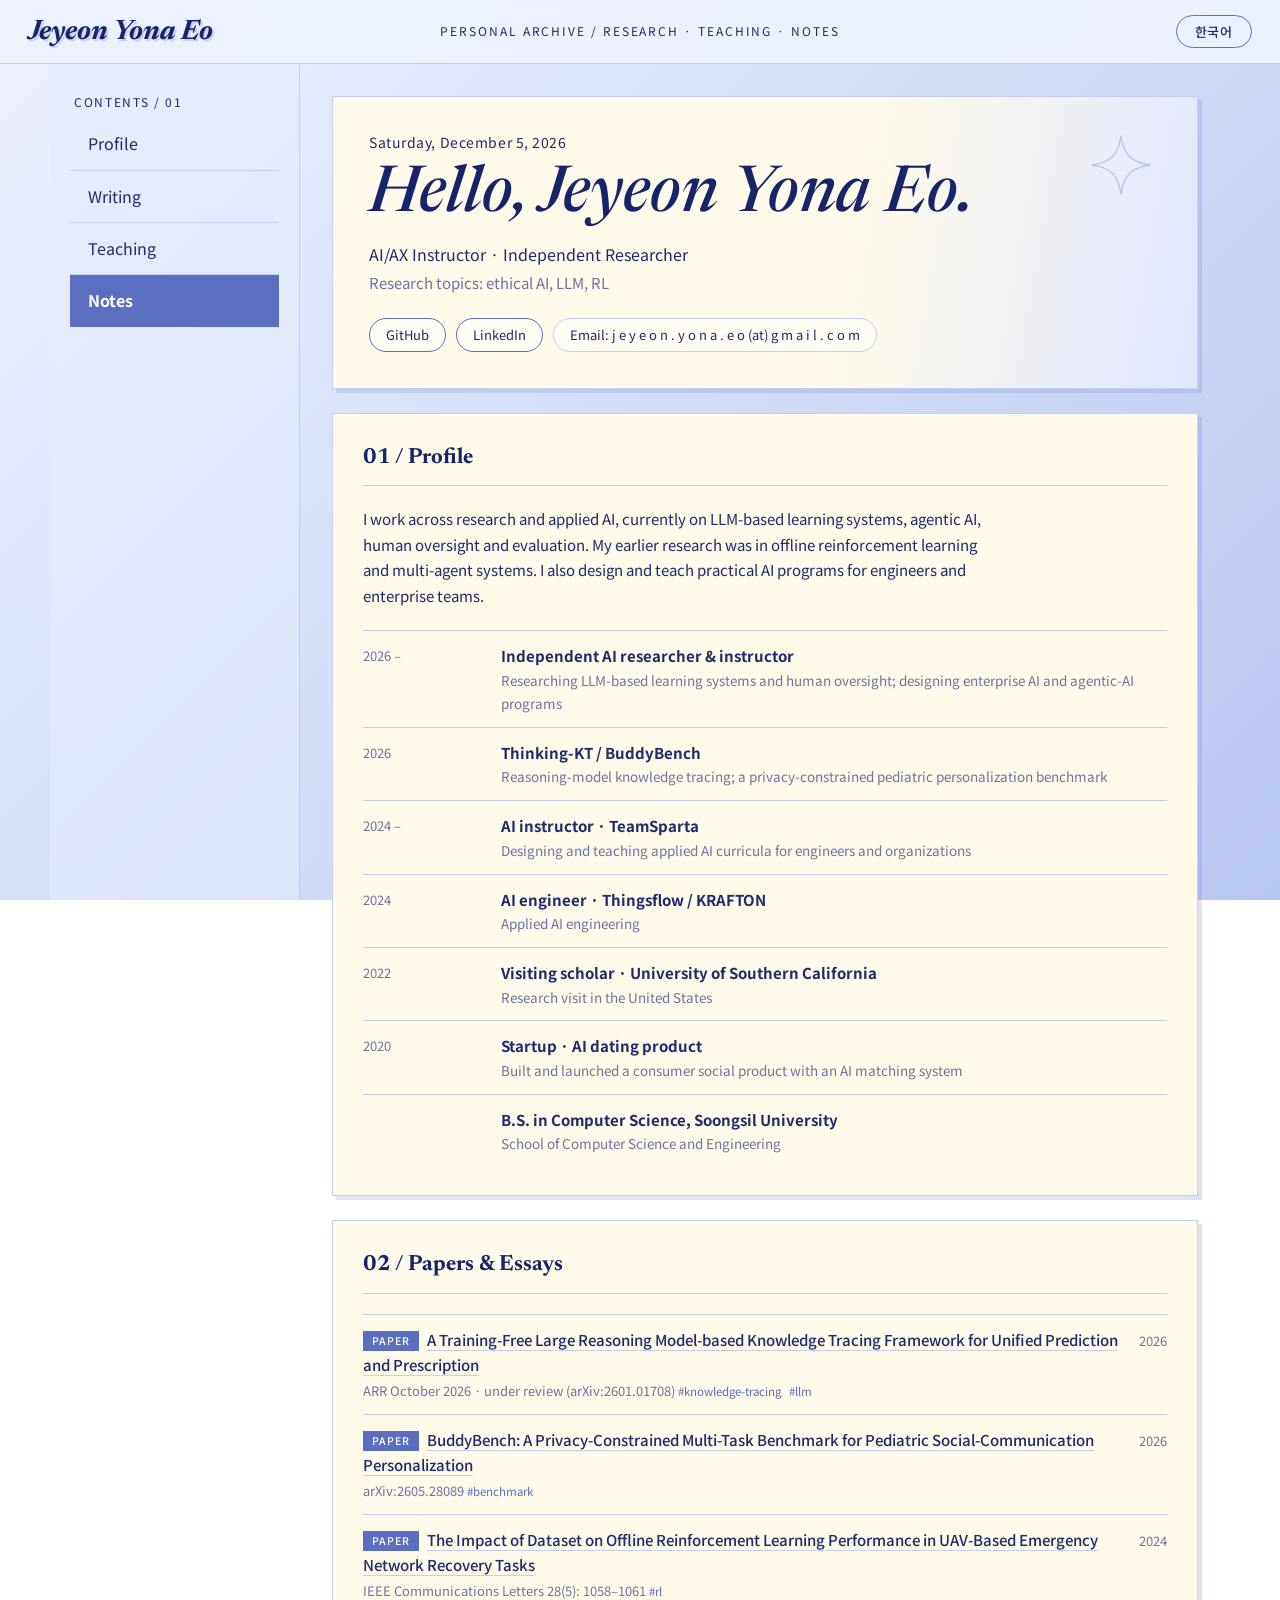
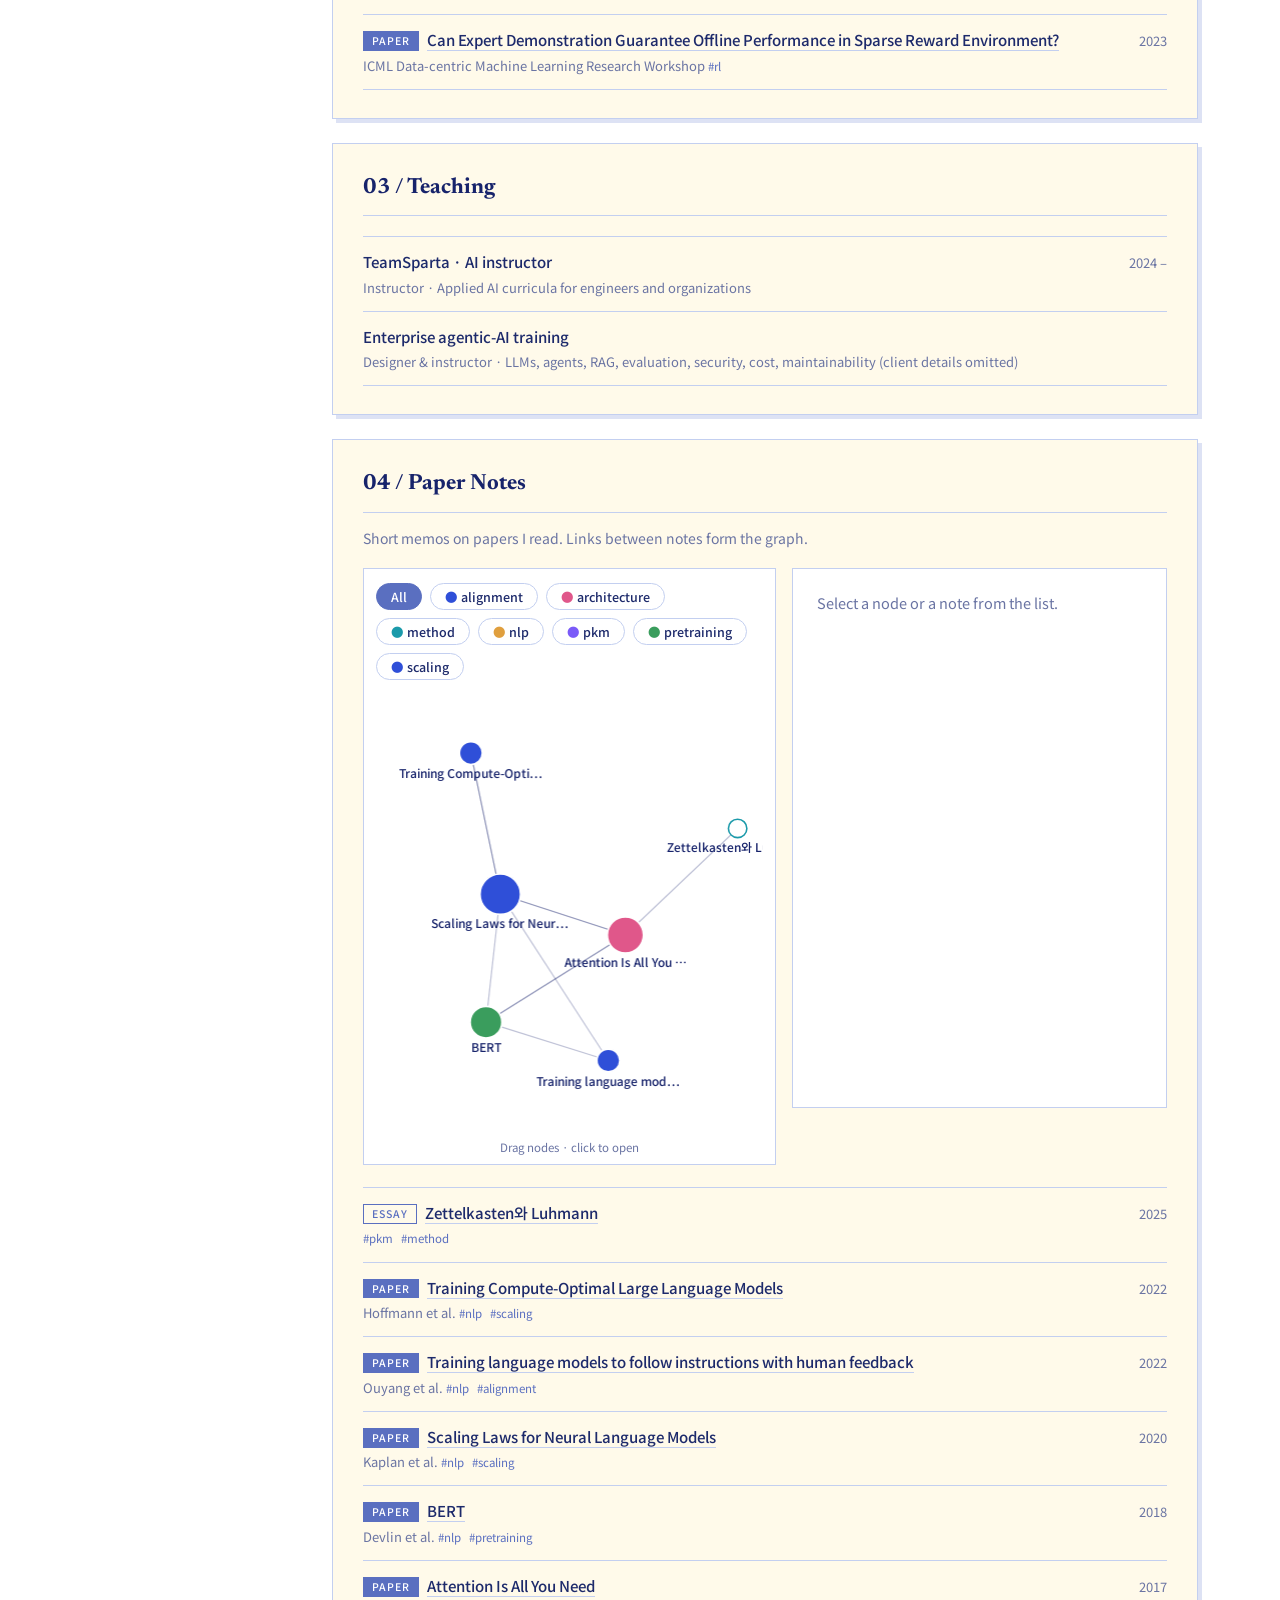
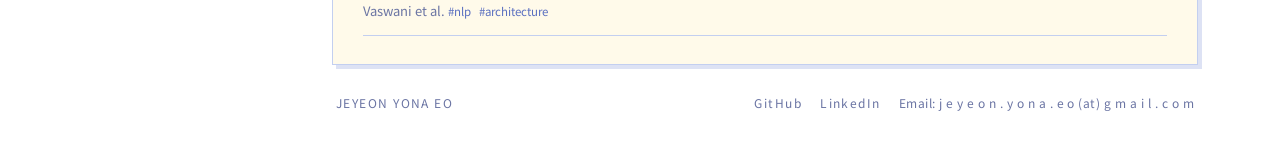
<file: index.html>
<!doctype html>
<html lang="ko">
<head>
  <meta charset="utf-8">
  <meta name="viewport" content="width=device-width, initial-scale=1">
  <title>어제연 · Portfolio</title>
  <meta name="description" content="Personal portfolio: books, courses, writing, teaching and a linked note graph.">
  <link rel="preconnect" href="https://fonts.googleapis.com">
  <link rel="preconnect" href="https://fonts.gstatic.com" crossorigin>
  <link href="https://fonts.googleapis.com/css2?family=Newsreader:ital,opsz,wght@0,6..72,500;0,6..72,700;1,6..72,500;1,6..72,700&family=Noto+Serif+KR:wght@500;700&family=Noto+Sans+KR:wght@400;500;700&display=swap" rel="stylesheet">
  <link rel="stylesheet" href="css/style.css">
</head>
<body>

<header class="top">
  <a class="brand" href="#top" id="brand">Portfolio</a>
  <span class="top-mid" data-i18n="top.mid">PERSONAL ARCHIVE / RESEARCH · TEACHING · NOTES</span>
  <button class="pill lang" id="lang" type="button" aria-label="Language">EN</button>
</header>

<div class="shell" id="top">
  <aside class="side">
    <p class="side-label" data-i18n="side.label">CONTENTS / 01</p>
    <nav id="side-nav">
      <a href="#profile" data-i18n="nav.profile">Profile</a>
      <a href="#books" data-i18n="nav.books">Books</a>
      <a href="#courses" data-i18n="nav.courses">Courses</a>
      <a href="#writing" data-i18n="nav.writing">Writing</a>
      <a href="#teaching" data-i18n="nav.teaching">Teaching</a>
      <a href="#published" data-i18n="nav.published">Published</a>
      <a href="#notes" data-i18n="nav.notes">Notes</a>
    </nav>
  </aside>

  <main class="main">
    <section class="hero">
      <p class="date" id="today"></p>
      <h1 id="hero-name"></h1>
      <p class="role" id="hero-role"></p>
      <p class="lede" id="hero-tagline"></p>
      <div class="chips" id="hero-links"></div>
      <svg class="spark" viewBox="0 0 100 100" aria-hidden="true"><path d="M50 4C54 34 66 46 96 50 66 54 54 66 50 96 46 66 34 54 4 50 34 46 46 34 50 4Z" fill="none" stroke="currentColor" stroke-width="2"/></svg>
    </section>

    <section class="panel" id="profile">
      <h2><span>01 /</span> <i data-i18n="sec.profile">Profile</i></h2>
      <p class="body" id="intro"></p>
      <ol class="timeline" id="timeline"></ol>
    </section>

    <section class="panel" id="books">
      <h2><span>02 /</span> <i data-i18n="sec.books">Books</i></h2>
      <div class="filters" id="books-filter"></div>
      <div class="cards" id="books-list"></div>
    </section>

    <section class="panel" id="courses">
      <h2><span>03 /</span> <i data-i18n="sec.courses">Courses &amp; Certificates</i></h2>
      <div class="two">
        <div>
          <h3 data-i18n="sub.courses">Online courses</h3>
          <ul class="rows" id="courses-list"></ul>
        </div>
        <div>
          <h3 data-i18n="sub.certs">Certificates</h3>
          <ul class="rows" id="certs-list"></ul>
        </div>
      </div>
    </section>

    <section class="panel" id="writing">
      <h2><span>04 /</span> <i data-i18n="sec.writing">Papers &amp; Essays</i></h2>
      <ul class="rows" id="writing-list"></ul>
    </section>

    <section class="panel" id="teaching">
      <h2><span>05 /</span> <i data-i18n="sec.teaching">Teaching</i></h2>
      <ul class="rows" id="teaching-list"></ul>
    </section>

    <section class="panel" id="published">
      <h2><span>06 /</span> <i data-i18n="sec.published">Published</i></h2>
      <div class="cards" id="products-list"></div>
    </section>

    <section class="panel" id="notes">
      <h2><span>07 /</span> <i data-i18n="sec.notes">Paper Notes</i></h2>
      <p class="sub" data-i18n="notes.sub"></p>
      <div class="notes-wrap">
        <div class="graph-box">
          <div class="filters" id="graph-tags"></div>
          <canvas id="graph" aria-label="Note graph"></canvas>
          <p class="hint" data-i18n="notes.hint"></p>
        </div>
        <article class="reader" id="reader">
          <p class="empty" data-i18n="notes.empty"></p>
        </article>
      </div>
      <ul class="rows" id="notes-list"></ul>
    </section>

    <footer class="foot">
      <span id="foot-name"></span>
      <span class="foot-links" id="foot-links"></span>
    </footer>
  </main>
</div>

<script src="js/graph.js"></script>
<script src="js/app.js"></script>
</body>
</html>
</file>
<file: css/style.css>
:root {
  --bg-a: #eef2ff;
  --bg-b: #b9c8f2;
  --card: #fffaea;
  --card-2: #fff6dc;
  --line: #c3cff0;
  --navy: #17236b;
  --ink: #1d2a6b;
  --muted: #6a74a3;
  --accent: #5a6fc0;
  --serif: "Newsreader", "Noto Serif KR", Georgia, serif;
  --sans: "Noto Sans KR", system-ui, -apple-system, "Segoe UI", sans-serif;
}
* { box-sizing: border-box; }
html { scroll-behavior: smooth; scroll-padding-top: 90px; }
body {
  margin: 0; color: var(--ink); font: 400 15px/1.7 var(--sans);
  background: linear-gradient(135deg, var(--bg-a) 0%, #d5def8 45%, var(--bg-b) 100%) fixed;
  -webkit-font-smoothing: antialiased;
}
a { color: inherit; }
h1, h2, h3 { margin: 0; font-family: var(--serif); color: var(--navy); }

/* top bar */
.top {
  position: sticky; top: 0; z-index: 20; height: 64px; padding: 0 28px;
  display: grid; grid-template-columns: 1fr auto 1fr; align-items: center;
  background: rgba(238,242,255,.92); backdrop-filter: blur(8px);
  border-bottom: 1px solid var(--line);
}
.brand { font: italic 700 28px/1 var(--serif); color: var(--navy); text-decoration: none; text-shadow: 2px 2px 0 rgba(90,111,192,.25); }
.top-mid { font-size: 12px; letter-spacing: .16em; color: var(--ink); }
.pill {
  justify-self: end; font: 500 13px var(--sans); letter-spacing: .06em; color: var(--ink);
  background: transparent; border: 1px solid var(--accent); border-radius: 99px; padding: 6px 18px; cursor: pointer;
}
.pill:hover { background: #fff; }

/* shell */
.shell { display: grid; grid-template-columns: 250px minmax(0, 1fr); max-width: 1180px; margin: 0 auto; }
.side { position: sticky; top: 64px; align-self: start; height: calc(100vh - 64px); padding: 28px 20px; border-right: 1px solid var(--line); background: rgba(228,235,252,.6); }
.side-label { margin: 0 0 6px 4px; font-size: 12px; letter-spacing: .14em; color: var(--ink); }
.side nav a {
  display: block; padding: 12px 18px; font-size: 16px; text-decoration: none; color: var(--ink);
  border-bottom: 1px solid var(--line);
}
.side nav a:hover { background: rgba(255,255,255,.55); }
.side nav a.on { background: #5a6fc0; color: #fff; font-weight: 700; border-color: #5a6fc0; }

.main { padding: 32px 32px 40px; display: grid; gap: 24px; }

/* cards */
.hero, .panel {
  position: relative; background: var(--card); border: 1px solid var(--line);
  box-shadow: 4px 4px 0 rgba(120,140,210,.25);
}
.hero {
  padding: 34px 36px 36px;
  background: linear-gradient(100deg, var(--card) 0%, var(--card) 60%, #dfe6ff 100%);
}
.date { margin: 0 0 6px; font-size: 14px; letter-spacing: .04em; }
#hero-name { font-style: italic; font-weight: 500; font-size: clamp(38px, 6vw, 64px); line-height: 1.1; }
.role { margin: 10px 0 0; font-size: 16px; }
.lede { margin: 2px 0 0; color: var(--muted); }
.chips { margin-top: 22px; display: flex; flex-wrap: wrap; gap: 10px; }
.chips a {
  font-size: 13px; text-decoration: none; padding: 5px 16px; border: 1px solid var(--accent);
  border-radius: 99px; background: rgba(255,255,255,.4);
}
.chips a:hover { background: #fff; }
.spark { position: absolute; right: 44px; top: 36px; width: 64px; color: #b8c4ee; }

.panel { padding: 26px 30px 28px; }
.panel h2 {
  font-size: 22px; font-weight: 700; padding-bottom: 8px; margin-bottom: 20px;
  border-bottom: 1px solid var(--line);
}
.panel h2 span { font-style: normal; }
.panel h2 i { font-style: normal; }
h3 { font-size: 16px; font-weight: 700; margin-bottom: 8px; }
.sub { color: var(--muted); margin: -6px 0 18px; font-size: 14px; }
.body { margin: 0 0 22px; max-width: 640px; }

/* timeline */
.timeline { list-style: none; margin: 0; padding: 0; }
.timeline li { display: grid; grid-template-columns: 120px 1fr; gap: 0 18px; padding: 12px 0; border-top: 1px solid var(--line); }
.timeline small { color: var(--muted); font-size: 13px; padding-top: 2px; }
.timeline b { display: block; font-weight: 700; }
.timeline p { margin: 0; color: var(--muted); font-size: 13.5px; }

/* filters */
.filters { display: flex; flex-wrap: wrap; gap: 8px; margin-bottom: 16px; }
.filters button {
  font: 500 12.5px var(--sans); color: var(--ink); background: transparent;
  border: 1px solid var(--line); border-radius: 99px; padding: 3px 14px; cursor: pointer;
}
.filters button.on, .filters button:hover { background: #5a6fc0; border-color: #5a6fc0; color: #fff; }

/* cards inside panels */
.cards { display: grid; grid-template-columns: repeat(auto-fill, minmax(220px, 1fr)); gap: 16px; }
.card { background: #fff; border: 1px solid var(--line); padding: 18px 18px 14px; display: flex; flex-direction: column; gap: 4px; min-height: 160px; }
.card:hover { box-shadow: 3px 3px 0 rgba(120,140,210,.35); }
.card .t { font: 700 17px/1.3 var(--serif); color: var(--navy); }
.card .m { font-size: 12.5px; color: var(--muted); }
.card .n { font-size: 13.5px; margin-top: auto; padding-top: 8px; }
.card .stat { font-size: 11px; letter-spacing: .1em; color: var(--accent); text-transform: uppercase; }
.card a.go { font-size: 12.5px; color: var(--accent); }
.tags { display: inline-flex; gap: 8px; flex-wrap: wrap; }
.tag { font-size: 11.5px; color: var(--accent); }
.tag::before { content: "#"; }

/* rows */
.two { display: grid; grid-template-columns: 1fr 1fr; gap: 36px; }
.rows { list-style: none; margin: 0; padding: 0; }
.rows li { display: grid; grid-template-columns: 1fr auto; gap: 2px 16px; padding: 12px 0; border-top: 1px solid var(--line); align-items: baseline; }
.rows li:last-child { border-bottom: 1px solid var(--line); }
.rows .t { font-weight: 500; }
.rows .t a { text-decoration: none; border-bottom: 1px solid var(--line); }
.rows .t a:hover { color: var(--accent); border-color: var(--accent); }
.rows .m { color: var(--muted); font-size: 13px; }
.rows .r { grid-row: 1; grid-column: 2; font-size: 13px; color: var(--muted); white-space: nowrap; }
.badge { display: inline-block; font-size: 10.5px; letter-spacing: .1em; padding: 0 8px; margin-right: 8px; border: 1px solid var(--accent); color: var(--accent); text-transform: uppercase; vertical-align: 1px; }
.badge.paper { background: var(--accent); color: #fff; }

/* notes */
.notes-wrap { display: grid; grid-template-columns: 1.1fr 1fr; gap: 16px; margin-bottom: 22px; }
.graph-box { background: #fff; border: 1px solid var(--line); padding: 14px 12px 6px; }
#graph { width: 100%; height: 440px; display: block; touch-action: none; cursor: grab; }
.hint { margin: 2px 0 0; text-align: center; font-size: 11.5px; color: var(--muted); }
.reader { background: #fff; border: 1px solid var(--line); padding: 22px 24px; max-height: 540px; overflow: auto; }
.reader .empty { color: var(--muted); margin: 0; }
.reader h4 { font: italic 700 24px/1.25 var(--serif); color: var(--navy); margin: 8px 0 4px; }
.reader .meta { font-size: 12.5px; color: var(--muted); margin-bottom: 12px; }
.reader h5, .reader h3 { font-size: 15px; margin: 16px 0 6px; }
.reader p, .reader li { font-size: 14.5px; }
.reader code { background: #eef2ff; padding: 1px 5px; font-size: 13px; }
.reader pre { background: #eef2ff; padding: 12px; overflow: auto; }
.reader blockquote { margin: 10px 0; padding-left: 14px; border-left: 3px solid var(--line); color: var(--muted); }
a.wikilink { color: var(--accent); text-decoration: none; border-bottom: 1px solid var(--line); }
a.wikilink:hover { border-color: var(--accent); }
.reader .ghost { color: var(--muted); border-bottom: 1px dashed var(--muted); }
.reader .back { margin-top: 18px; padding-top: 12px; border-top: 1px solid var(--line); font-size: 12.5px; color: var(--muted); }
.reader .back a { margin-right: 10px; }
.reader .src { color: var(--accent); }

.foot { display: flex; justify-content: space-between; flex-wrap: wrap; gap: 12px; padding: 4px 4px 0; font-size: 12px; letter-spacing: .12em; color: var(--muted); }
.foot-links { display: flex; gap: 18px; }
.foot-links a { text-decoration: none; }
.foot-links a:hover { color: var(--accent); }

@media (max-width: 860px) {
  .top { grid-template-columns: 1fr auto; padding: 0 16px; }
  .top-mid { display: none; }
  .shell { grid-template-columns: 1fr; }
  .side { position: sticky; top: 64px; z-index: 15; height: auto; padding: 0; border-right: 0; border-bottom: 1px solid var(--line); background: rgba(228,235,252,.95); }
  .side-label { display: none; }
  .side nav { display: flex; overflow-x: auto; }
  .side nav a { flex: none; border-bottom: 0; padding: 12px 16px; font-size: 14px; }
  .main { padding: 16px 14px 32px; gap: 16px; }
  .hero { padding: 26px 20px; }
  .spark { width: 40px; right: 18px; top: 22px; }
  .panel { padding: 20px 18px; }
  .two, .notes-wrap { grid-template-columns: 1fr; }
  .timeline li { grid-template-columns: 1fr; }
  #graph { height: 340px; }
}
@media (prefers-reduced-motion: reduce) { html { scroll-behavior: auto; } }
.chips .plain { font-size: 13px; padding: 5px 16px; border: 1px solid var(--line); border-radius: 99px; background: rgba(255,255,255,.4); color: var(--ink); }
.foot-links .plain { letter-spacing: .04em; }
[hidden] { display: none !important; }
</file>
